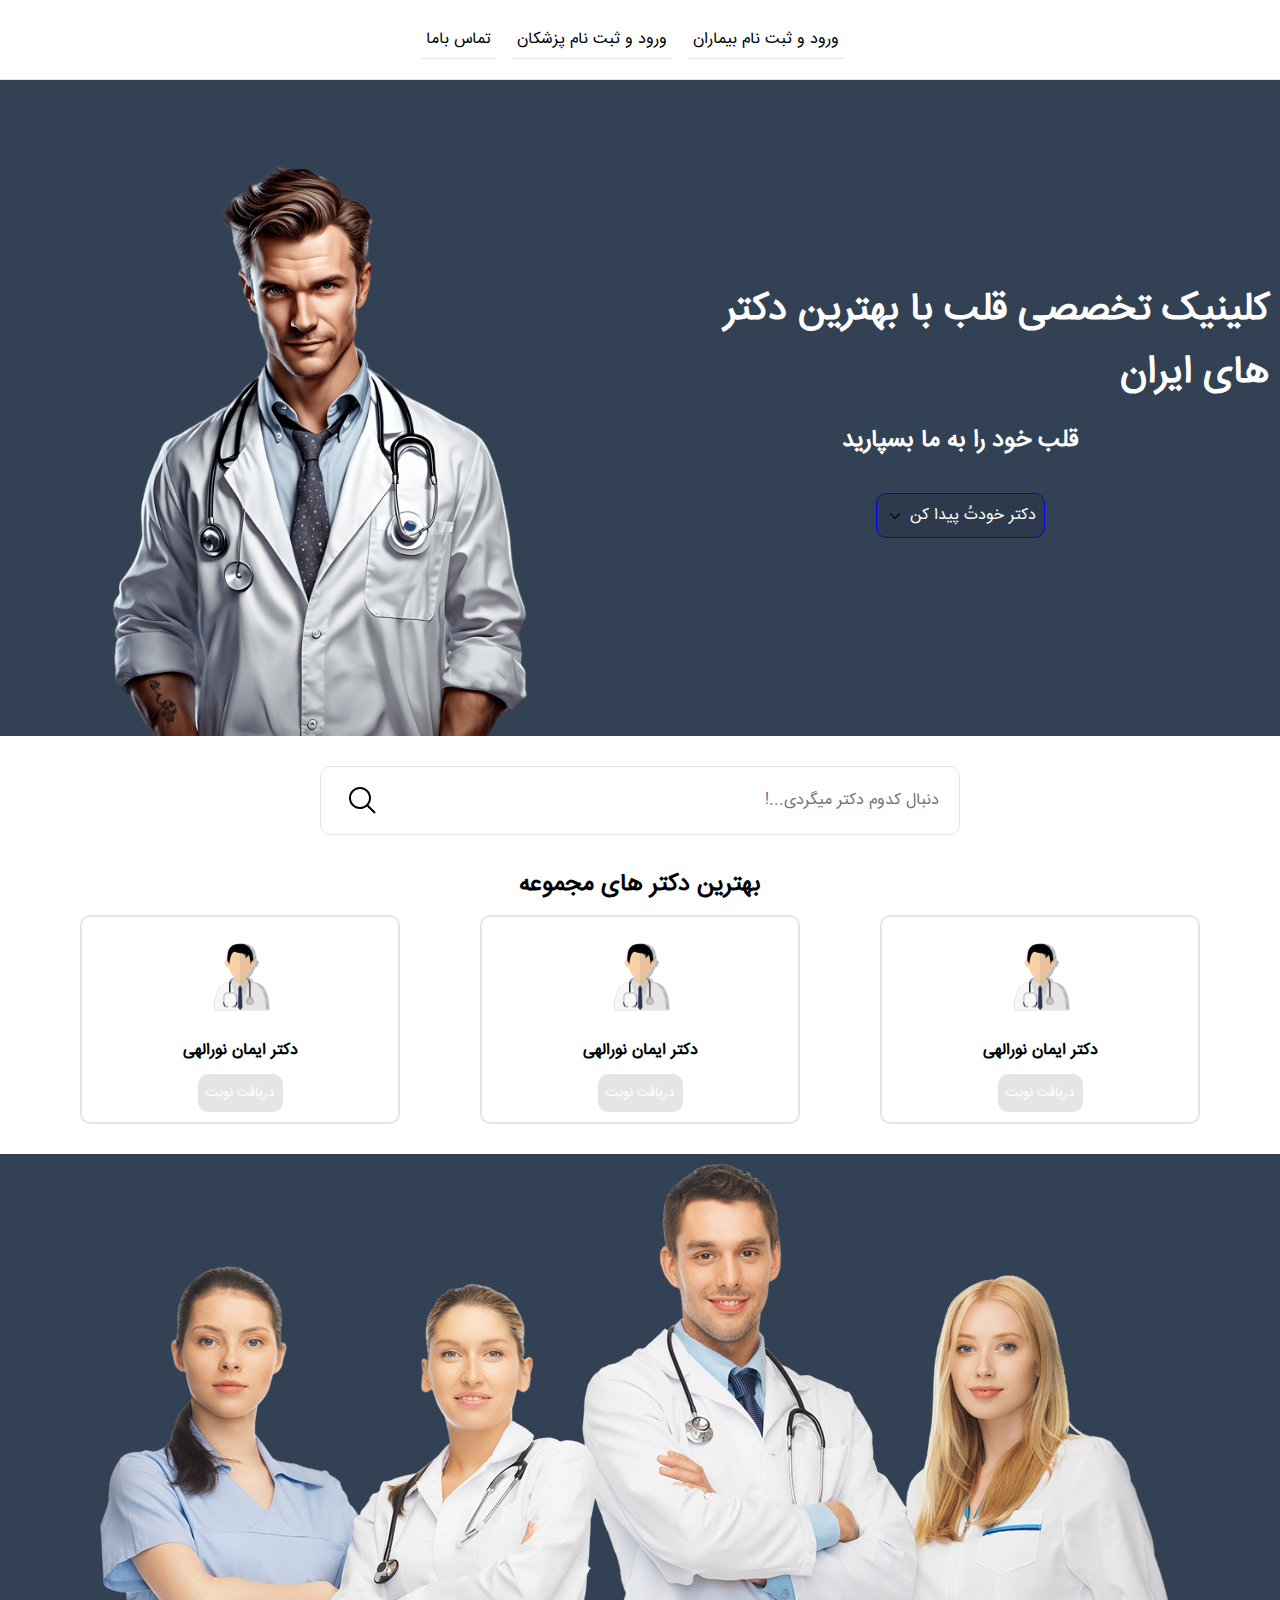
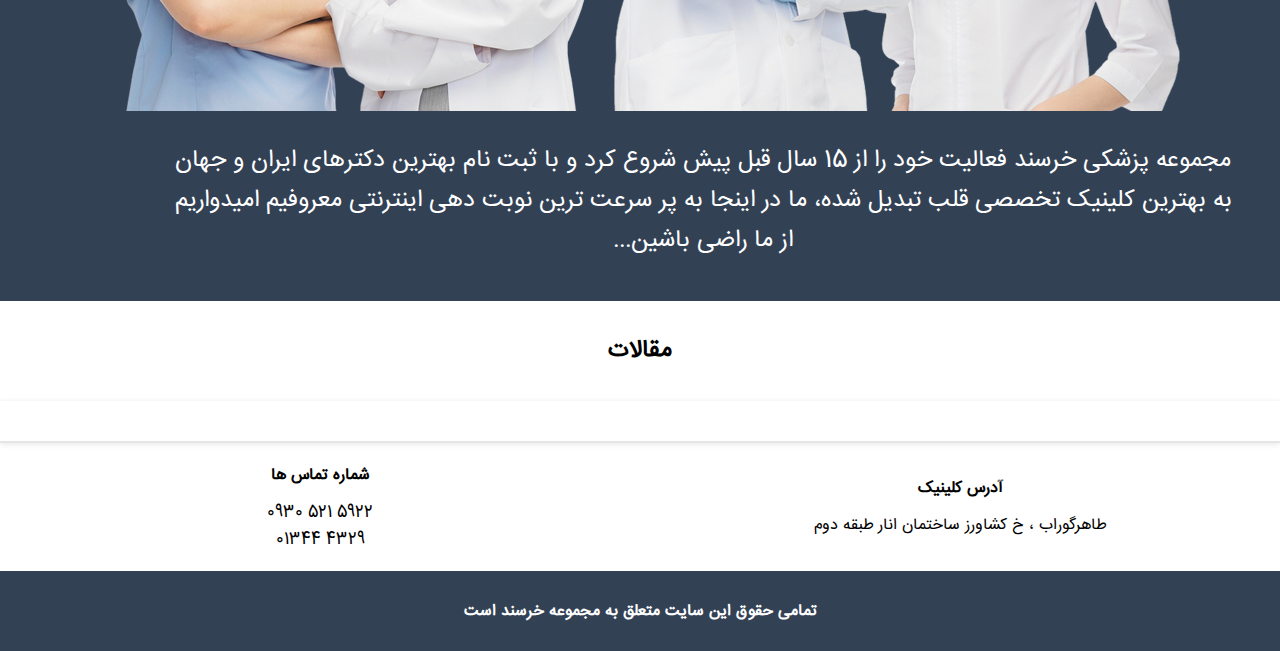
<file: index.html>
<!doctype html>
<html lang="en">
<head>
    <meta charset="UTF-8">
    <meta name="viewport"
          content="width=device-width, user-scalable=no, initial-scale=1.0, maximum-scale=1.0, minimum-scale=1.0">
    <meta http-equiv="X-UA-Compatible" content="ie=edge">
    <link rel="stylesheet" href="css/style.css">
    <title>مجموعه خرسند</title>
</head>
<body>
<header>
    <nav>
        <ul class="menu">
            <li class="menu-it"><a id="btn-login-patients" href="registerPage.html">ورود و ثبت نام بیماران</a></li>
            <li class="menu-it"><a id="btn-login-doctor" href="doctorRegister.html">ورود و ثبت نام پزشکان</a></li>
            <li class="menu-it"><a href="#contact">تماس باما</a></li>
        </ul>
    </nav>
</header>
<section class="container-advertising">
    <button id="close-advertising">بستن</button>
    <div class="advertising">
        <h1>تبیغات پر سود</h1>
        <a><img src="image/60.gif" alt=""></a>
        <button>کلیک کن</button>

    </div>
</section>
<section class="container-titer-image">
    <div class="titer">
        <h1>کلینیک تخصصی قلب با بهترین دکتر های ایران</h1>
        <h2>قلب خود را به ما بسپارید</h2>
        <button id="btn-start">دکتر خودتُ پیدا کن <img src="icon/line-angle-down-icon.svg" alt=""></button>
    </div>
    <div class="img">
        <img src="image/doctor.png" alt="">
    </div>
</section>
<main>
    <div id="search-box">
        <div class="container-input">
            <label for="input-s"></label>
            <input id="input-s" type="text" placeholder="دنبال کدوم دکتر میگردی...!">
            <img src="icon/search.png" alt="">
        </div>
        <div class="container-result-search">
            <div class="result-search">
                <span>دکتر ایمان نورالهی</span>
                <button>دریافت نوبت</button>
            </div>
            <div class="result-search">
                <span>دکتر ایمان نورالهی</span>
                <button>دریافت نوبت</button>
            </div>
            <div class="result-search">
                <span>دکتر ایمان نورالهی</span>
                <button>دریافت نوبت</button>
            </div>
        </div>
    </div>
    <section class="best-doctor">
        <h2>بهترین دکتر های مجموعه</h2>
        <div class="container-best-doctor">

            <div class="box-doctor">
                <div class="profile">
                    <img src="image/doctor-3.png" alt="profile">
                </div>
                <div class="info-doctor">
                    <h4>دکتر ایمان نورالهی </h4>
                </div>
                <button disabled>دریافت نوبت</button>
            </div>
            <div class="box-doctor">
                <div class="profile">
                    <img src="image/doctor-3.png" alt="profile">
                </div>
                <div class="info-doctor">
                    <h4>دکتر ایمان نورالهی </h4>
                </div>
                <button disabled>دریافت نوبت</button>
            </div>
            <div class="box-doctor">
                <div class="profile">
                    <img src="image/doctor-3.png" alt="profile">
                </div>
                <div class="info-doctor">
                    <h4>دکتر ایمان نورالهی </h4>
                </div>
                <button disabled>دریافت نوبت</button>
            </div>
        </div>
    </section>
    <section class="abut-site">
        <div class="img">
            <img src="image/doctor-2.png" alt="">
        </div>
        <div class="titer">
            <p>مجموعه پزشکی خرسند فعالیت خود را از 15 سال قبل پیش شروع کرد و با ثبت نام بهترین دکترهای ایران و جهان به
                بهترین کلینیک تخصصی قلب تبدیل شده، ما در اینجا به پر سرعت ترین نوبت دهی اینترنتی معروفیم امیدواریم از ما
                راضی باشین... </p>
        </div>
    </section>
    <h2 class="titer-box-article">مقالات</h2>
    <section class="container-article">

    </section>
</main>
<footer>
    <div class="info">
        <div class="address">
            <h4>آدرس کلینیک</h4>
            <p>طاهرگوراب ، خ کشاورز ساختمان انار طبقه دوم</p>
        </div>
        <div class="phone">
            <h4 id="contact">شماره تماس ها</h4>
            <p>0930 521 5922</p>
            <p>01344 4329</p>
        </div>
    </div>
    <div class="footer">
        <h4>تمامی حقوق این سایت متعلق به مجموعه خرسند است</h4>
    </div>
</footer>
<script src="js/index.js"></script>
</body>
</html>
</file>
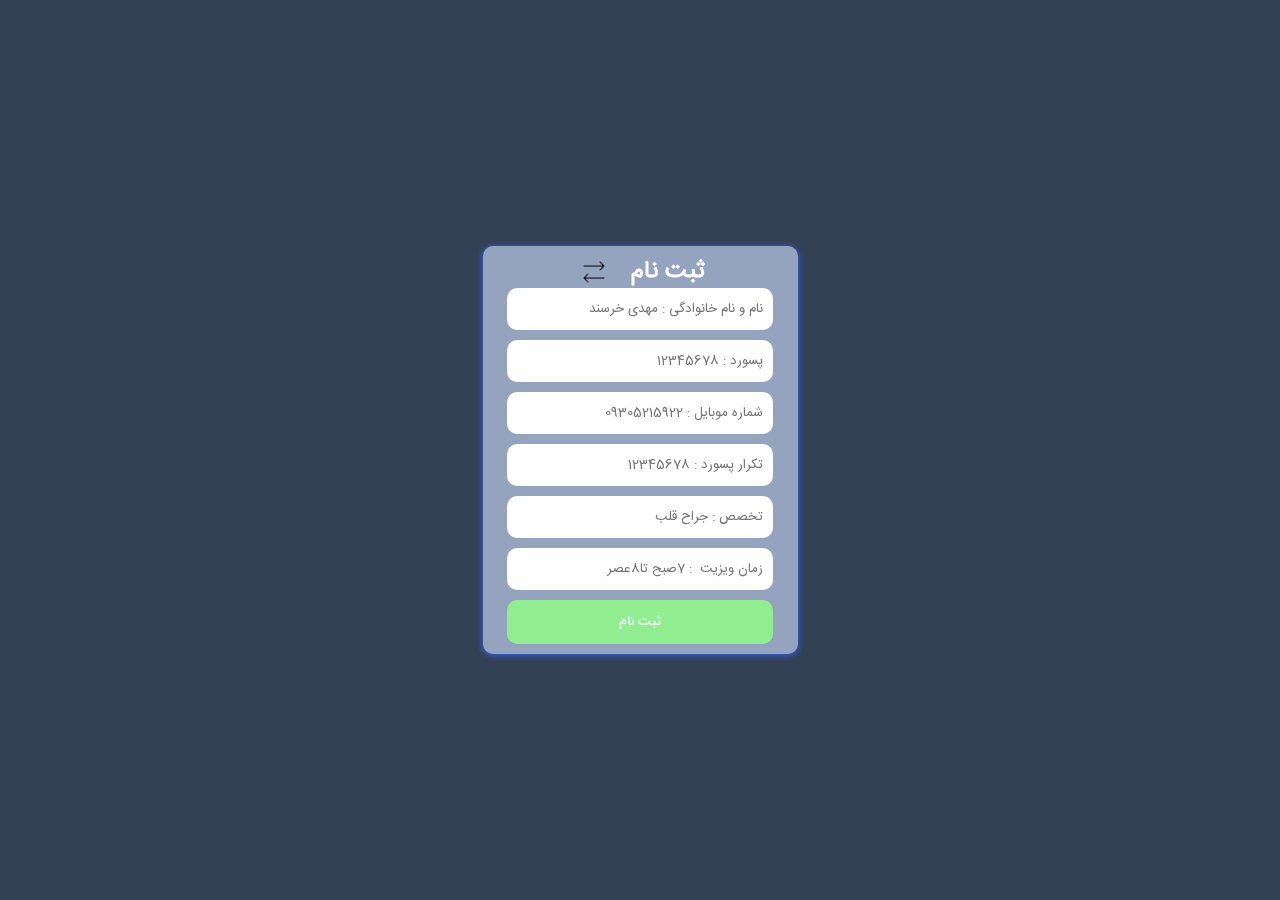
<file: doctorRegister.html>
<!doctype html>
<html lang="en">
<head>
    <meta charset="UTF-8">
    <meta name="viewport"
          content="width=device-width, user-scalable=no, initial-scale=1.0, maximum-scale=1.0, minimum-scale=1.0">
    <meta http-equiv="X-UA-Compatible" content="ie=edge">
    <link rel="stylesheet" href="css/registerPageStyle.css">
    <title>ورود یا ثبت نام پزشکان</title>
</head>
<body>
<div id="modal">
    <h3>ثبت نام با موفقیت انجام شد</h3>
</div>
<div id="container">
    <form id="form-register" class="form">
        <div>
            <h2>ثبت نام</h2>
            <img id="changForm-login" src="icon/icons8-change-24.png" alt="">
        </div>
        <label>
            <input type="text" id="reg-Username" placeholder="نام و نام خانوادگی : مهدی خرسند" required>
        </label>
        <label>
            <input type="password" id="reg-Password" placeholder="پسورد : 12345678" required>
        </label>
        <label>
            <input type="text" id="reg-PhoneNumber" placeholder="شماره موبایل : 09305215922" required>
        </label>
        <label>
            <input type="password" id="password-tow" placeholder="تکرار پسورد : 12345678" required>
        </label>
        <label>
            <input type="text" id="reg-expertise" placeholder="تخصص : جراح قلب" required>
        </label>
        <label>
            <input type="text" id="free-time" placeholder="زمان ویزیت  : 7صبح تا8عصر" required>
        </label>
        <button id="btnRegister" type="button">ثبت نام</button>
    </form>
    <form id="form-login" class="form">
        <div>
            <h2>ورود</h2>
            <img id="changForm-register" src="icon/icons8-change-24.png" alt="">
        </div>
        <label>
            <input type="text" id="login-phone" placeholder="شماره موبایل : 093205215922" required>
        </label>
        <label>
            <input type="password" id="login-password" placeholder="پسورد : 123456" required>
        </label>
        <button id="btnLogin">ورود</button>
    </form>

</div>
</body>
<script src="js/doctorRegister.js"></script>
</html>
</file>
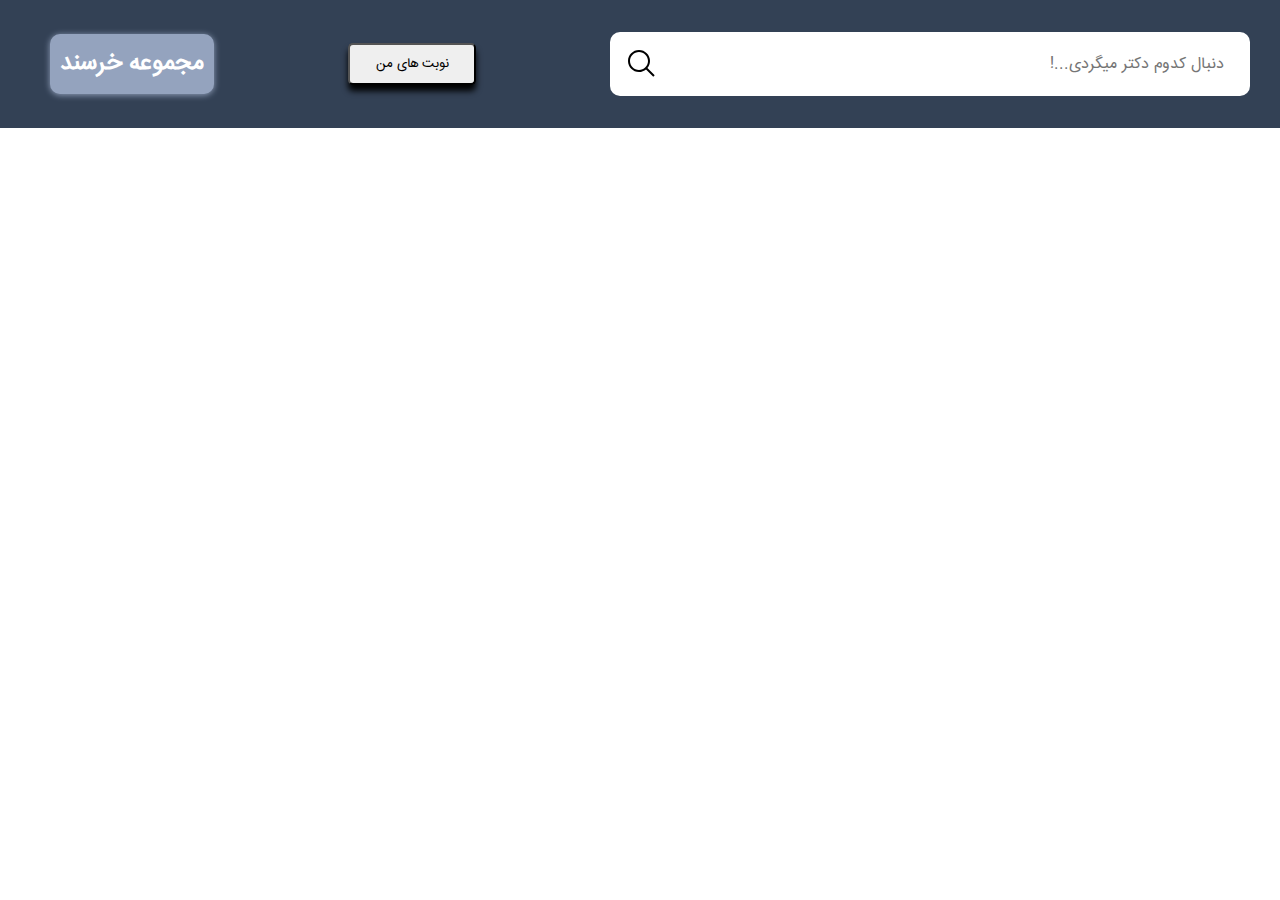
<file: gettingAppointment.html>
<!doctype html>
<html lang="en">
<head>
    <meta charset="UTF-8">
    <meta name="viewport"
          content="width=device-width, user-scalable=no, initial-scale=1.0, maximum-scale=1.0, minimum-scale=1.0">
    <meta http-equiv="X-UA-Compatible" content="ie=edge">
    <link rel="stylesheet" href="css/gettingAppointmentPageStyle.css">
    <title>دریافت نوبت</title>
</head>
<body>
<header>
    <div class="container-input">
        <label for="input-s"></label>
        <input id="input-s" type="text" placeholder="دنبال کدوم دکتر میگردی...!">
        <img src="icon/search.png" alt="">
    </div>
    <div>
        <button id="btn-queue">نوبت های من</button>
    </div>
    <div class="titer">
        <h2>مجموعه خرسند</h2>
    </div>
</header>
<div id="show-queue">
    <div class="close-page">
        <button>X</button>
    </div>
    <div class="container-show-queue">
        <div class="content">
        </div>
    </div>

</div>
<main>
    <div class="container-list-doctors">

    </div>
</main>
<script src="js/gettingAppointment.js"></script>
</body>
</html>
</file>
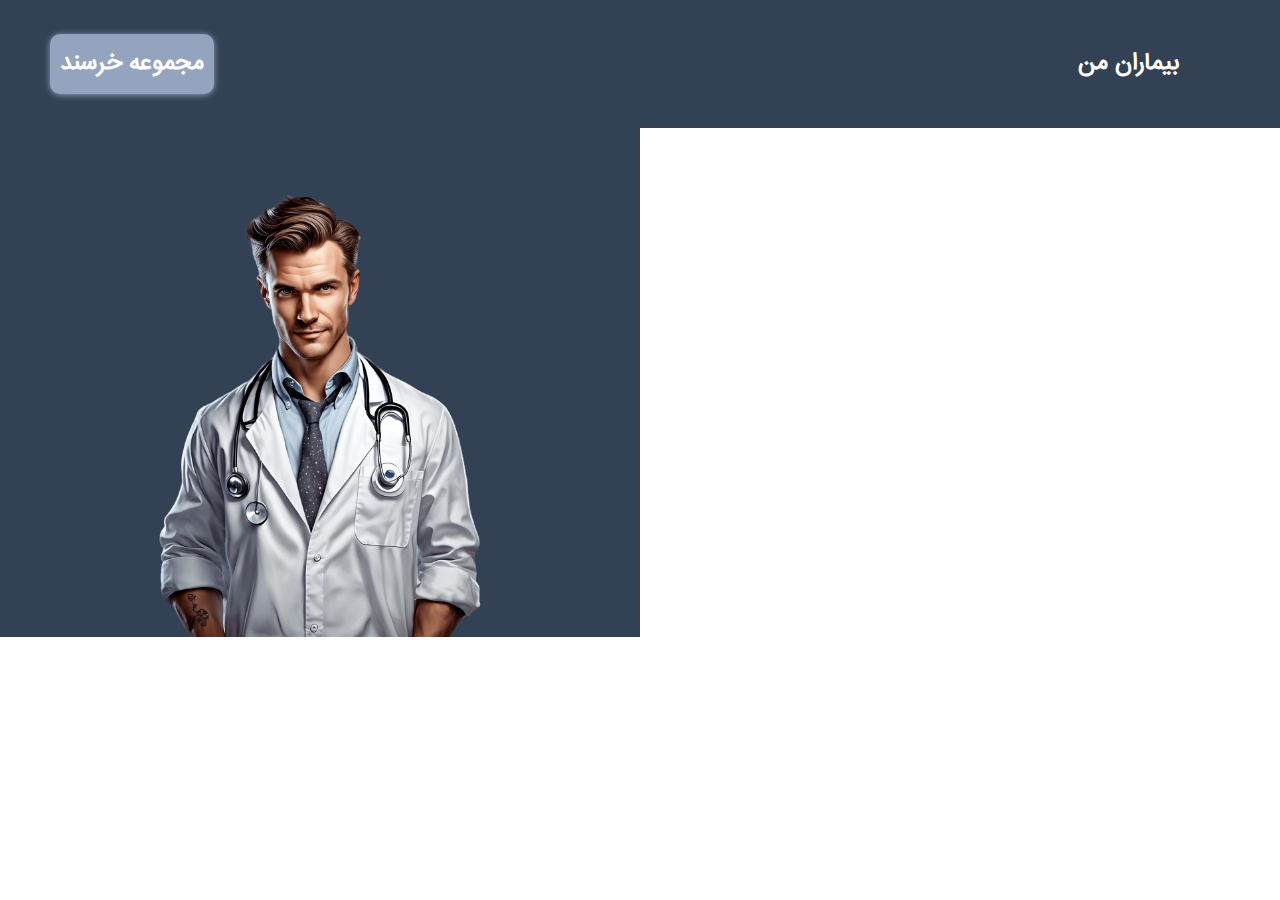
<file: myPatients.html>
<!doctype html>
<html lang="en">
<head>
    <meta charset="UTF-8">
    <meta name="viewport"
          content="width=device-width, user-scalable=no, initial-scale=1.0, maximum-scale=1.0, minimum-scale=1.0">
    <meta http-equiv="X-UA-Compatible" content="ie=edge">
    <link rel="stylesheet" href="css/myPatients.css">
    <title>بیماران من</title>
</head>
<body>
<header>
    <div class="titer-2">
        <h2>بیماران من</h2>
    </div>
    <div class="titer">
        <h2>مجموعه خرسند</h2>
    </div>

</header>
<main>
    <div class="container-list-doctors">

    </div>
    <div class="img-site">
        <img src="image/doctor.png" alt="">
    </div>
</main>
<script src="js/myPatients.js"></script>
</body>
</html>
</file>
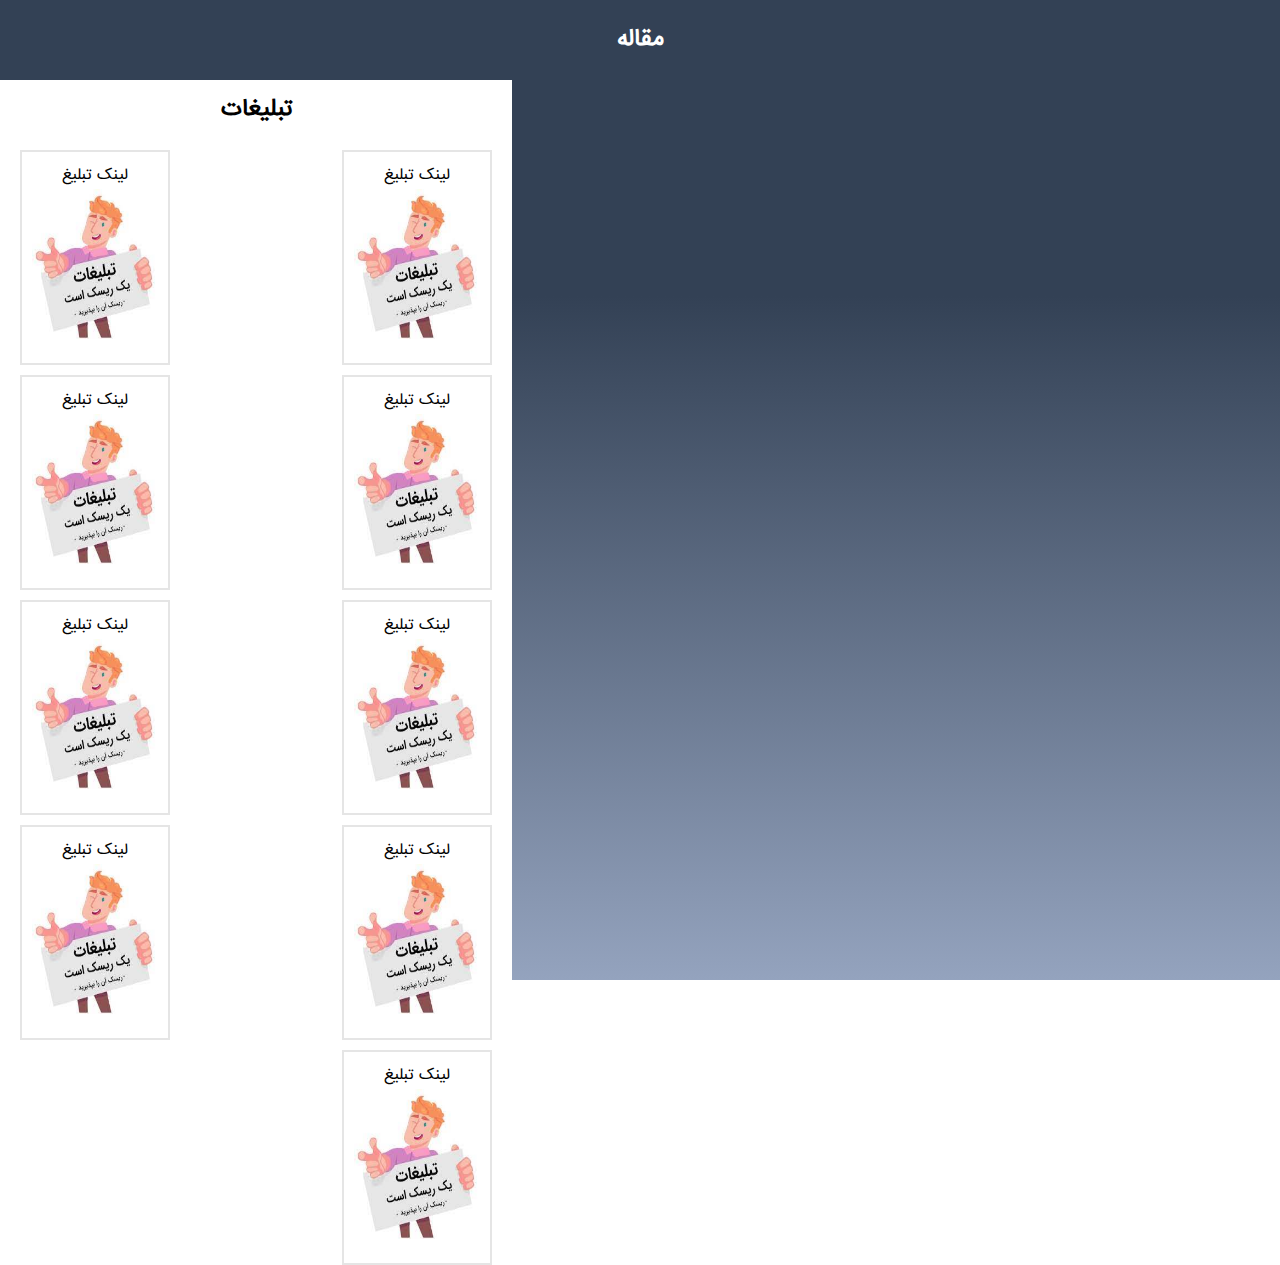
<file: readArticle.html>
<!doctype html>
<html lang="en">
<head>
    <meta charset="UTF-8">
    <meta name="viewport"
          content="width=device-width, user-scalable=no, initial-scale=1.0, maximum-scale=1.0, minimum-scale=1.0">
    <meta http-equiv="X-UA-Compatible" content="ie=edge">
    <link rel="stylesheet" href="css/readArticleStyle.css">
    <title>صفحه ی مقاله</title>
</head>
<body>
<header>
    <h2>مقاله</h2>
</header>
<div id="container">
    <main>
    </main>
    <aside>
        <h2>تبلیغات</h2>
        <div class="container-advertising">
            <div class="advertising">
                <div class="link">
                    <a href="#">لینک تبلیغ</a>
                </div>
                <div class="img-advertising">
                    <a href=""> <img src="image/images.jpg" alt=""></a>
                </div>
            </div>
            <div class="advertising">
                <div class="link">
                    <a href="#">لینک تبلیغ</a>
                </div>
                <div class="img-advertising">
                    <a href=""> <img src="image/images.jpg" alt=""></a>
                </div>
            </div>
            <div class="advertising">
                <div class="link">
                    <a href="#">لینک تبلیغ</a>
                </div>
                <div class="img-advertising">
                    <a href=""> <img src="image/images.jpg" alt=""></a>
                </div>
            </div>
            <div class="advertising">
                <div class="link">
                    <a href="#">لینک تبلیغ</a>
                </div>
                <div class="img-advertising">
                    <a href=""> <img src="image/images.jpg" alt=""></a>
                </div>
            </div>
            <div class="advertising">
                <div class="link">
                    <a href="#">لینک تبلیغ</a>
                </div>
                <div class="img-advertising">
                    <a href=""> <img src="image/images.jpg" alt=""></a>
                </div>
            </div>
            <div class="advertising">
                <div class="link">
                    <a href="#">لینک تبلیغ</a>
                </div>
                <div class="img-advertising">
                    <a href=""> <img src="image/images.jpg" alt=""></a>
                </div>
            </div>
            <div class="advertising">
                <div class="link">
                    <a href="#">لینک تبلیغ</a>
                </div>
                <div class="img-advertising">
                    <a href=""> <img src="image/images.jpg" alt=""></a>
                </div>
            </div>
            <div class="advertising">
                <div class="link">
                    <a href="#">لینک تبلیغ</a>
                </div>
                <div class="img-advertising">
                    <a href=""> <img src="image/images.jpg" alt=""></a>
                </div>
            </div>
            <div class="advertising">
                <div class="link">
                    <a href="#">لینک تبلیغ</a>
                </div>
                <div class="img-advertising">
                    <a href=""> <img src="image/images.jpg" alt=""></a>
                </div>
            </div>
        </div>
    </aside>
</div>

<script src="js/readArticle.js"></script>
</body>
</html>
</file>
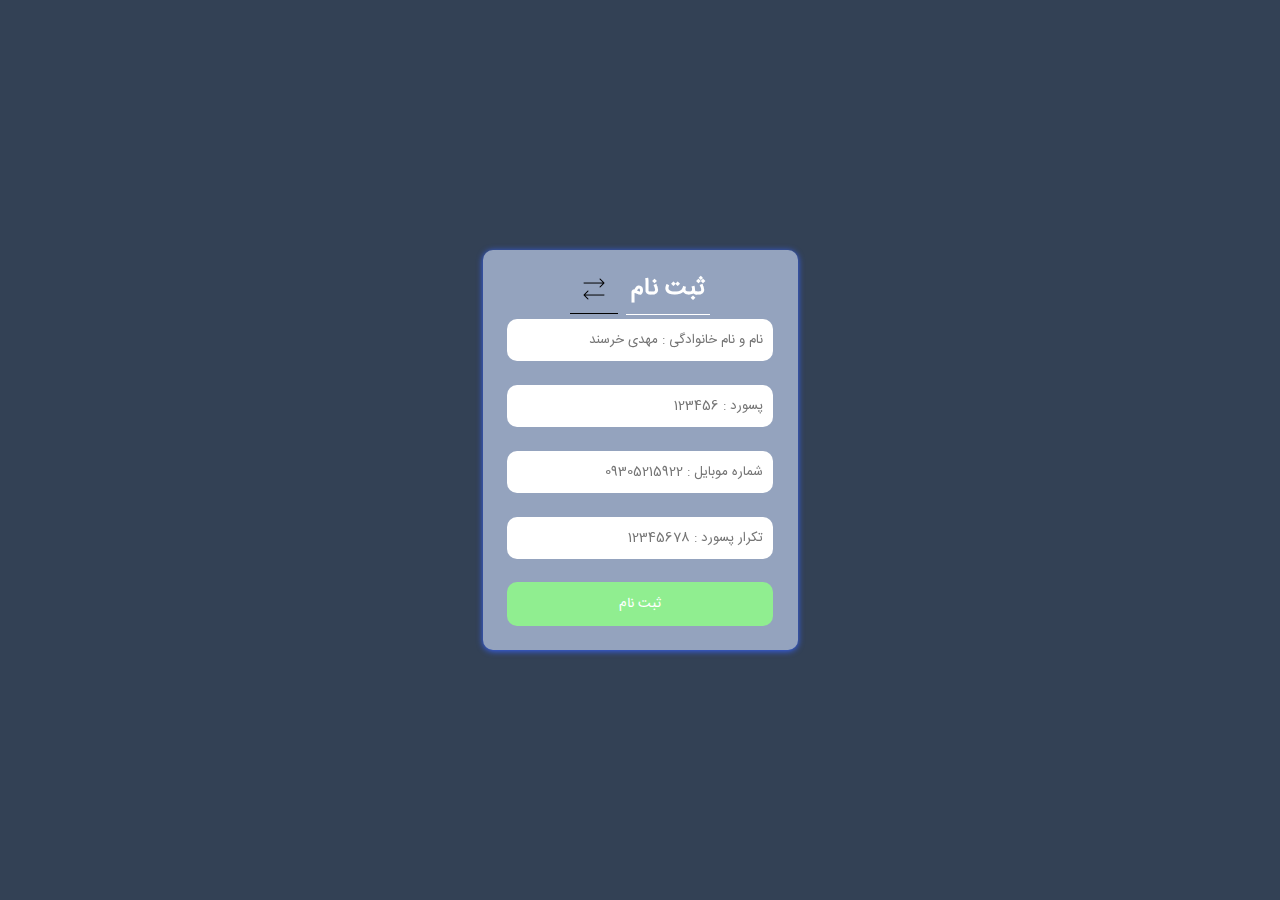
<file: registerPage.html>
<!doctype html>
<html lang="en">
<head>
    <meta charset="UTF-8">
    <meta name="viewport"
          content="width=device-width, user-scalable=no, initial-scale=1.0, maximum-scale=1.0, minimum-scale=1.0">
    <meta http-equiv="X-UA-Compatible" content="ie=edge">
    <link rel="stylesheet" href="css/registerPageStyle.css">
    <title>ورود یا ثبت نام</title>
</head>
<body>
<div id="modal">
    <h3>ثبت نام با موفقیت انجام شد</h3>
</div>
<div id="container">
    <form id="form-register" class="form">
        <div>
            <h2>ثبت نام</h2>
            <img id="changForm-login" src="icon/icons8-change-24.png" alt="">
        </div>
        <label>
            <input type="text" id="reg-Username" placeholder="نام و نام خانوادگی : مهدی خرسند" required>
        </label>
        <label>
            <input type="password" id="reg-Password" placeholder="پسورد : 123456" required>
        </label>
        <label>
            <input type="text" required id="reg-PhoneNumber" placeholder="شماره موبایل : 09305215922">
        </label>
        <label>
            <input type="password" id="password-tow" placeholder="تکرار پسورد : 12345678" required>
        </label>
        <button id="btnRegister" type="button">ثبت نام</button>
    </form>
    <form id="form-login" class="form">
        <div>
            <h2>ورود</h2>
            <img id="changForm-register" src="icon/icons8-change-24.png" alt="">
        </div>
        <label>
            <input type="text" id="login-phone" placeholder="شماره موبایل : 093205215922" required>
        </label>
        <label>
            <input type="password" id="login-password" placeholder="پسورد : 123456" required>
        </label>
        <button id="btnLogin">ورود</button>
    </form>

</div>
</body>
<script src="js/registerPage.js"></script>
</html>
</file>
<file: css/style.css>
@font-face {
  font-family: iranSans;
  src: url("../FontsIranSans/ttf/IRANSansWeb(FaNum).ttf") format("opentype"), url("../FontsIranSans/ttf/IRANSansWeb(FaNum)_Bold.ttf") format("opentype"), url("../FontsIranSans/ttf/IRANSansWeb(FaNum)_Light.ttf") format("opentype"), url("../FontsIranSans/ttf/IRANSansWeb(FaNum)_Medium.ttf") format("opentype"), url("../FontsIranSans/ttf/IRANSansWeb(FaNum)_UltraLight.ttf") format("opentype");
}
* {
  direction: rtl;
  font-family: iranSans, "sans-serif";
  margin: 0;
  padding: 0;
  box-sizing: border-box;
  list-style: none;
  text-decoration: none;
  scroll-behavior: smooth;
}

header {
  width: 100%;
  height: 5rem;
  border-bottom: 1px solid rgba(0, 0, 0, 0.1);
  box-shadow: 0 1px 6px rgba(0, 0, 0, 0.1);
}
header nav ul {
  display: flex;
  justify-content: center;
  align-items: center;
  width: 100%;
  height: 5rem;
}
header nav ul li {
  margin-right: 1rem;
}
header nav ul li a {
  display: inline-block;
  border-bottom: 1px solid rgba(0, 0, 0, 0.1);
  padding: 5px;
  color: black;
  transition: 0.1s;
}
header nav ul li a:hover {
  padding-bottom: 10px;
  border-bottom: 1px solid black;
}

.container-titer-image {
  display: flex;
  justify-content: space-between;
  align-items: center;
  width: 100%;
  height: auto;
  background: #334155;
}
.container-titer-image .img {
  display: flex;
  justify-content: center;
  align-items: center;
  width: 50%;
}
.container-titer-image .img img {
  width: auto;
  height: 41rem;
}
.container-titer-image .titer {
  display: flex;
  justify-content: center;
  align-items: center;
  flex-flow: column;
  width: 50%;
  padding: 10px;
}
.container-titer-image .titer h1 {
  color: white;
  font-size: 2.4rem;
  margin-bottom: 1rem;
}
.container-titer-image .titer h2 {
  color: white;
}
.container-titer-image .titer button {
  color: white;
  margin-top: 2rem;
  background: rgba(0, 0, 0, 0.1);
  outline: none;
  border: 1px solid blue;
  cursor: pointer;
  padding: 8px;
  border-radius: 10px;
  font-size: 1rem;
}
.container-titer-image .titer button img {
  color: white;
  margin-inline: 5px;
  width: 10px;
}

/*                 main content site                 */
#search-box {
  display: flex;
  justify-content: center;
  align-items: center;
  flex-flow: column;
  width: 100%;
}
#search-box .container-input {
  border-radius: 10px;
  width: 50%;
  padding: 10px;
  border: 1px solid rgba(0, 0, 0, 0.1);
  margin-top: 30px;
  display: flex;
  justify-content: flex-start;
  align-items: center;
}
#search-box .container-input img {
  cursor: pointer;
  margin-left: 1rem;
}
#search-box .container-input input {
  font-size: 1rem;
  width: 50rem;
  border: none;
  padding: 10px;
  outline: none;
}

/*                 container search box                         */
.container-result-search {
  display: none;
  position: relative;
  top: 10px;
  width: 50%;
  min-height: 100px;
  box-shadow: 0 1px 6px rgba(0, 0, 0, 0.1);
  border-radius: 5px;
}
.container-result-search .result-search {
  height: 50px;
  display: flex;
  justify-content: space-evenly;
  align-items: center;
}
.container-result-search .result-search:nth-child(odd) {
  background: rgba(0, 0, 0, 0.1);
}
.container-result-search .result-search button {
  padding: 5px;
  border: none;
  background: #334155;
  color: white;
  cursor: pointer;
  border-radius: 10px;
}

/*            box best doctor                  */
.best-doctor {
  text-align: center;
  margin-top: 30px;
}
.best-doctor .container-best-doctor {
  margin-top: 10px;
  display: flex;
  justify-content: space-evenly;
  align-items: center;
  width: 100%;
}
.best-doctor .container-best-doctor .box-doctor {
  padding: 10px;
  border-radius: 10px;
  border: 2px solid rgba(0, 0, 0, 0.1);
  display: flex;
  justify-content: center;
  align-items: center;
  flex-flow: column;
  width: 25%;
}
.best-doctor .container-best-doctor .box-doctor .profile img {
  width: 100px;
  height: 100px;
}
.best-doctor .container-best-doctor .box-doctor button {
  padding: 8px;
  background: rgba(0, 0, 0, 0.1);
  color: white;
  border: none;
  margin-top: 10px;
  border-radius: 10px;
  cursor: not-allowed;
}

/*           abut site                         */
.abut-site {
  margin-top: 30px;
  width: 100%;
  background: #334155;
  padding: 10px;
}
.abut-site .img {
  display: flex;
  justify-content: center;
  align-items: center;
  width: 100%;
}
.abut-site .titer p {
  text-align: center;
  width: 90%;
  color: white;
  font-size: 1.5rem;
  padding: 30px;
}

footer .info {
  display: flex;
  justify-content: center;
  align-items: center;
  width: 100%;
  height: 8rem;
}
footer .info .phone p {
  direction: ltr;
}
footer .info .phone, footer .info .address {
  width: 50%;
  display: flex;
  justify-content: center;
  align-items: center;
  flex-flow: column;
  height: 100%;
}
footer .info .phone h4, footer .info .address h4 {
  margin-bottom: 10px;
}
footer .footer {
  display: flex;
  justify-content: center;
  align-items: center;
  width: 100%;
  height: 5rem;
  background: #334155;
}
footer .footer h4 {
  color: white;
}

.titer-box-article {
  text-align: center;
  margin: 30px 10px;
}

.container-article {
  display: flex;
  justify-content: space-evenly;
  align-items: center;
  flex-wrap: wrap;
  width: 100%;
  border-bottom: 2px solid rgba(0, 0, 0, 0.1);
  padding: 20px;
  box-shadow: 0 1px 6px rgba(0, 0, 0, 0.1);
}
.container-article .box-article {
  margin: 10px;
  padding: 10px;
  border: 1px solid rgba(0, 0, 0, 0.1);
  box-shadow: 0 1px 6px rgba(0, 0, 0, 0.1);
  width: 400px;
  border-radius: 5px;
}
.container-article .box-article .img-head-article {
  width: 100%;
  height: 243px;
}
.container-article .box-article .img-head-article img {
  height: 100%;
  width: 100%;
}
.container-article .box-article .titer-article {
  word-break: break-all;
  margin: 20px 0;
}
.container-article .box-article .btn-read-article {
  width: 100%;
  margin: 0 38px 13px 0;
}
.container-article .box-article .btn-read-article button {
  padding: 10px;
  border: none;
  border-radius: 5px;
  width: 80%;
  outline: none;
  background: green;
  cursor: pointer;
  color: white;
  font-size: 16px;
  transition: 0.3s;
}
.container-article .box-article .btn-read-article button:hover {
  background: lightgreen;
}

.container-advertising {
  animation: fed 0.5 ease-in;
  display: none;
  position: absolute;
  inset: 0;
  width: 100%;
  height: 100vh;
  background: rgba(0, 0, 0, 0.13);
  backdrop-filter: blur(5px);
}
.container-advertising button {
  margin: 10px 5rem 0 0;
  width: 8rem;
  padding: 10px;
  border-radius: 5px;
  border: none;
  cursor: pointer;
  outline: none;
  font-size: 15px;
  background: red;
  color: white;
}
.container-advertising button:hover {
  background: deeppink;
}
.container-advertising .advertising {
  height: 100%;
  display: flex;
  justify-content: center;
  align-items: center;
  flex-flow: column;
}
.container-advertising .advertising h1 {
  text-align: center;
  border-radius: 5px;
  background: black;
  color: white;
  padding: 10px;
  width: 15rem;
}
.container-advertising .advertising a img {
  margin-top: 10px;
  width: 480px;
  height: 480px;
}
.container-advertising .advertising button {
  width: 8rem;
  padding: 10px;
  border-radius: 5px;
  border: none;
  cursor: pointer;
  outline: none;
  font-size: 15px;
}

@keyframes fed {
  0% {
    opacity: 0;
  }
  50% {
    opacity: 0.5;
  }
  100% {
    opacity: 1;
  }
}

/*# sourceMappingURL=style.css.map */
</file>
<file: css/registerPageStyle.css>
@font-face {
  font-family: iranSans;
  src: url("../FontsIranSans/ttf/IRANSansWeb(FaNum).ttf") format("opentype"), url("../FontsIranSans/ttf/IRANSansWeb(FaNum)_Bold.ttf") format("opentype"), url("../FontsIranSans/ttf/IRANSansWeb(FaNum)_Light.ttf") format("opentype"), url("../FontsIranSans/ttf/IRANSansWeb(FaNum)_Medium.ttf") format("opentype"), url("../FontsIranSans/ttf/IRANSansWeb(FaNum)_UltraLight.ttf") format("opentype");
}
* {
  direction: rtl;
  font-family: iranSans, "sans-serif";
  margin: 0;
  padding: 0;
  box-sizing: border-box;
  list-style: none;
  text-decoration: none;
  scroll-behavior: smooth;
}

#container {
  width: 100%;
  height: 100vh;
  background: #334155;
  display: flex;
  justify-content: center;
  align-items: center;
}

.form {
  background: #94A3BE;
  backdrop-filter: blur(5px);
  display: flex;
  justify-content: space-evenly;
  align-items: center;
  flex-flow: column;
  width: 315px;
  height: auto;
  min-height: 400px;
  border-radius: 10px;
  box-shadow: 0 1px 6px #3863FB;
  padding: 10px;
}
.form div {
  display: flex;
  justify-content: center;
  align-items: center;
  height: 2rem;
  width: 100%;
}
.form div h2 {
  color: white;
  display: inline-block;
  border-bottom: 1px solid white;
  padding: 5px;
}
.form div img {
  margin-right: 0.5rem;
  padding: 12px;
  cursor: pointer;
  border-bottom: 1px solid black;
}
.form label {
  width: 100%;
  display: flex;
  justify-content: center;
  align-items: center;
}
.form label input {
  border-radius: 10px;
  padding: 10px;
  border: none;
  outline: none;
  width: 90%;
  margin-bottom: 10px;
}
.form button {
  cursor: pointer;
  padding: 10px;
  width: 90%;
  border-radius: 10px;
  color: white;
  font-size: 14px;
  background: lightgreen;
  border: none;
  outline: none;
}

#form-login {
  display: none;
}

#modal {
  padding: 5px;
  color: white;
  text-align: center;
  background: lightgreen;
  position: relative;
  display: none;
}

/*# sourceMappingURL=registerPageStyle.css.map */
</file>
<file: css/gettingAppointmentPageStyle.css>
@font-face {
  font-family: iranSans;
  src: url("../FontsIranSans/ttf/IRANSansWeb(FaNum).ttf") format("opentype"), url("../FontsIranSans/ttf/IRANSansWeb(FaNum)_Bold.ttf") format("opentype"), url("../FontsIranSans/ttf/IRANSansWeb(FaNum)_Light.ttf") format("opentype"), url("../FontsIranSans/ttf/IRANSansWeb(FaNum)_Medium.ttf") format("opentype"), url("../FontsIranSans/ttf/IRANSansWeb(FaNum)_UltraLight.ttf") format("opentype");
}
* {
  direction: rtl;
  font-family: iranSans, "sans-serif";
  margin: 0;
  padding: 0;
  box-sizing: border-box;
  list-style: none;
  text-decoration: none;
  scroll-behavior: smooth;
}

header {
  background: #334155;
  height: 8rem;
  width: 100%;
  display: flex;
  justify-content: space-between;
  align-items: center;
}
header .titer {
  padding: 10px;
  margin-left: 50px;
  border: 1px blue;
  background: #94A3BE;
  border-radius: 10px;
  box-shadow: 0 1px 6px #94A3BE;
}
header .titer h2 {
  color: white;
}
header .container-input {
  margin-right: 30px;
  display: flex;
  justify-content: center;
  align-items: center;
  width: 50%;
  height: 4rem;
  border-radius: 10px;
  background: white;
}
header .container-input input {
  width: 90%;
  padding: 10px;
  border-radius: 10px;
  border: none;
  outline: none;
  font-size: 16px;
}
header .container-input img {
  cursor: pointer;
  width: 2rem;
}

.container-list-doctors {
  display: flex;
  justify-content: space-evenly;
  align-items: center;
  flex-wrap: wrap;
  width: 100%;
  height: auto;
}

.box-doctor {
  margin: 10px 3px;
  padding: 10px;
  border-radius: 10px;
  border: 1px solid black;
  box-shadow: 0 1px 6px #333;
  display: flex;
  justify-content: center;
  align-items: center;
  flex-flow: column;
  width: 25%;
}
.box-doctor .profile img {
  margin-top: 5px;
  width: 100px;
  height: 100px;
  border-radius: 50%;
  box-shadow: 0 1px 6px rgba(0, 0, 0, 0.5);
}
.box-doctor .info-doctor {
  padding: 10px;
  display: flex;
  justify-content: center;
  align-items: center;
  flex-flow: column;
}
.box-doctor .info-doctor h3 {
  margin-bottom: 5px;
}
.box-doctor .info-doctor span:nth-child(2) {
  margin-bottom: 5px;
}
.box-doctor button {
  font-size: 15px;
  padding: 10px;
  background: lightslategrey;
  color: white;
  border: none;
  width: 80%;
  border-radius: 10px;
  cursor: pointer;
}

#btn-queue {
  cursor: pointer;
  width: 8rem;
  padding: 8px;
  border-radius: 5px;
  box-shadow: 0 6px 6px black;
}

#show-queue {
  display: none;
  width: 100%;
  position: absolute;
  inset: 0;
  background: rgba(255, 255, 255, 0.13);
  backdrop-filter: blur(5px);
}
#show-queue .container-show-queue {
  display: flex;
  justify-content: space-between;
  align-items: center;
}
#show-queue .close-page button {
  cursor: pointer;
  width: 8rem;
  margin: 20px 3rem;
  font-size: 16px;
  background: lightcoral;
  color: white;
  padding: 10px;
  border-radius: 10px;
  border: none;
}
#show-queue .content {
  display: flex;
  justify-content: flex-start;
  align-items: flex-start;
  flex-flow: column;
  margin-right: 5rem;
  border-radius: 5px;
  width: 500px;
  height: 500px;
  background: #94A3BE;
  overflow-y: scroll;
}
#show-queue .content .box-doctor-patient {
  margin-top: 10px;
  padding: 10px;
  border-bottom: 1px solid rgba(0, 0, 0, 0.1);
}
#show-queue .content .box-doctor-patient h3 {
  margin-bottom: 10px;
}

/*# sourceMappingURL=gettingAppointmentPageStyle.css.map */
</file>
<file: css/myPatients.css>
@font-face {
  font-family: iranSans;
  src: url("../FontsIranSans/ttf/IRANSansWeb(FaNum).ttf") format("opentype"), url("../FontsIranSans/ttf/IRANSansWeb(FaNum)_Bold.ttf") format("opentype"), url("../FontsIranSans/ttf/IRANSansWeb(FaNum)_Light.ttf") format("opentype"), url("../FontsIranSans/ttf/IRANSansWeb(FaNum)_Medium.ttf") format("opentype"), url("../FontsIranSans/ttf/IRANSansWeb(FaNum)_UltraLight.ttf") format("opentype");
}
* {
  direction: rtl;
  font-family: iranSans, "sans-serif";
  margin: 0;
  padding: 0;
  box-sizing: border-box;
  list-style: none;
  text-decoration: none;
  scroll-behavior: smooth;
}

header {
  background: #334155;
  height: 8rem;
  width: 100%;
  display: flex;
  justify-content: space-between;
  align-items: center;
}
header .titer {
  padding: 10px;
  margin-left: 50px;
  border: 1px blue;
  background: #94A3BE;
  border-radius: 10px;
  box-shadow: 0 1px 6px #94A3BE;
}
header .titer h2 {
  color: white;
}
header .titer-2 {
  margin-right: 100px;
}
header .titer-2 h2 {
  color: white;
}

main {
  display: flex;
  justify-content: center;
  align-items: flex-start;
}

.container-list-doctors {
  display: flex;
  justify-content: flex-start;
  align-items: center;
  flex-flow: column;
  width: 50%;
  height: 82vh;
  overflow: hidden;
  overflow-y: scroll;
}

.box-doctor {
  margin: 10px 3px;
  padding: 10px;
  border-radius: 10px;
  border: 1px solid black;
  box-shadow: 0 1px 6px #333;
  display: flex;
  justify-content: center;
  align-items: center;
  flex-flow: column;
  width: 50%;
}
.box-doctor .profile img {
  margin-top: 5px;
  width: 100px;
  height: 100px;
  border-radius: 50%;
  box-shadow: 0 1px 6px rgba(0, 0, 0, 0.5);
}
.box-doctor .info-doctor {
  padding: 10px;
  display: flex;
  justify-content: center;
  align-items: center;
  flex-flow: column;
}
.box-doctor .info-doctor h3 {
  margin-bottom: 5px;
}
.box-doctor .info-doctor span:nth-child(2) {
  margin-bottom: 5px;
}

.img-site {
  display: flex;
  justify-content: center;
  align-items: center;
  width: 50%;
  background: #334155;
}
.img-site img {
  width: 53%;
}

/*# sourceMappingURL=myPatients.css.map */
</file>
<file: css/readArticleStyle.css>
@font-face {
  font-family: iranSans;
  src: url("../FontsIranSans/ttf/IRANSansWeb(FaNum).ttf") format("opentype"), url("../FontsIranSans/ttf/IRANSansWeb(FaNum)_Bold.ttf") format("opentype"), url("../FontsIranSans/ttf/IRANSansWeb(FaNum)_Light.ttf") format("opentype"), url("../FontsIranSans/ttf/IRANSansWeb(FaNum)_Medium.ttf") format("opentype"), url("../FontsIranSans/ttf/IRANSansWeb(FaNum)_UltraLight.ttf") format("opentype");
}
* {
  direction: rtl;
  font-family: iranSans, "sans-serif";
  margin: 0;
  padding: 0;
  box-sizing: border-box;
  list-style: none;
  text-decoration: none;
  scroll-behavior: smooth;
}

header {
  width: 100%;
  background: #334155;
  height: 5rem;
  display: flex;
  justify-content: center;
  align-items: center;
}
header h2 {
  color: white;
}

#container {
  display: flex;
  width: 100%;
}
#container main {
  min-height: 100vh;
  width: 60%;
  background: linear-gradient(0deg, rgb(148, 163, 190) 0%, rgb(51, 65, 85) 76%);
}
#container main .img-art {
  height: 600px;
  width: 100%;
}
#container main img {
  height: max(100%, 300px);
  width: max(100%, 300px);
}
#container main .titer-art h1 {
  color: white;
  word-break: break-all;
  margin: 1rem;
}
#container main .content-art p {
  margin: 1rem;
  word-break: break-word;
  text-align: justify;
  font-size: 18px;
}
#container aside {
  height: 100vh;
  width: 40%;
}
#container aside h2 {
  margin: 10px;
  text-align: center;
}
#container aside .container-advertising {
  width: 100%;
  height: 100%;
  flex-flow: wrap;
  display: flex;
  justify-content: space-between;
}
#container aside .container-advertising .advertising {
  margin: 10px 20px 0 20px;
  padding: 10px;
  border: 2px solid rgba(0, 0, 0, 0.1);
  width: 150px;
  height: 215px;
  text-align: center;
}
#container aside .container-advertising .advertising .img-advertising img {
  width: 100%;
  height: 150px;
}
#container aside .container-advertising .advertising .link a {
  font-size: 16px;
  color: black;
}

/*# sourceMappingURL=readArticleStyle.css.map */
</file>
